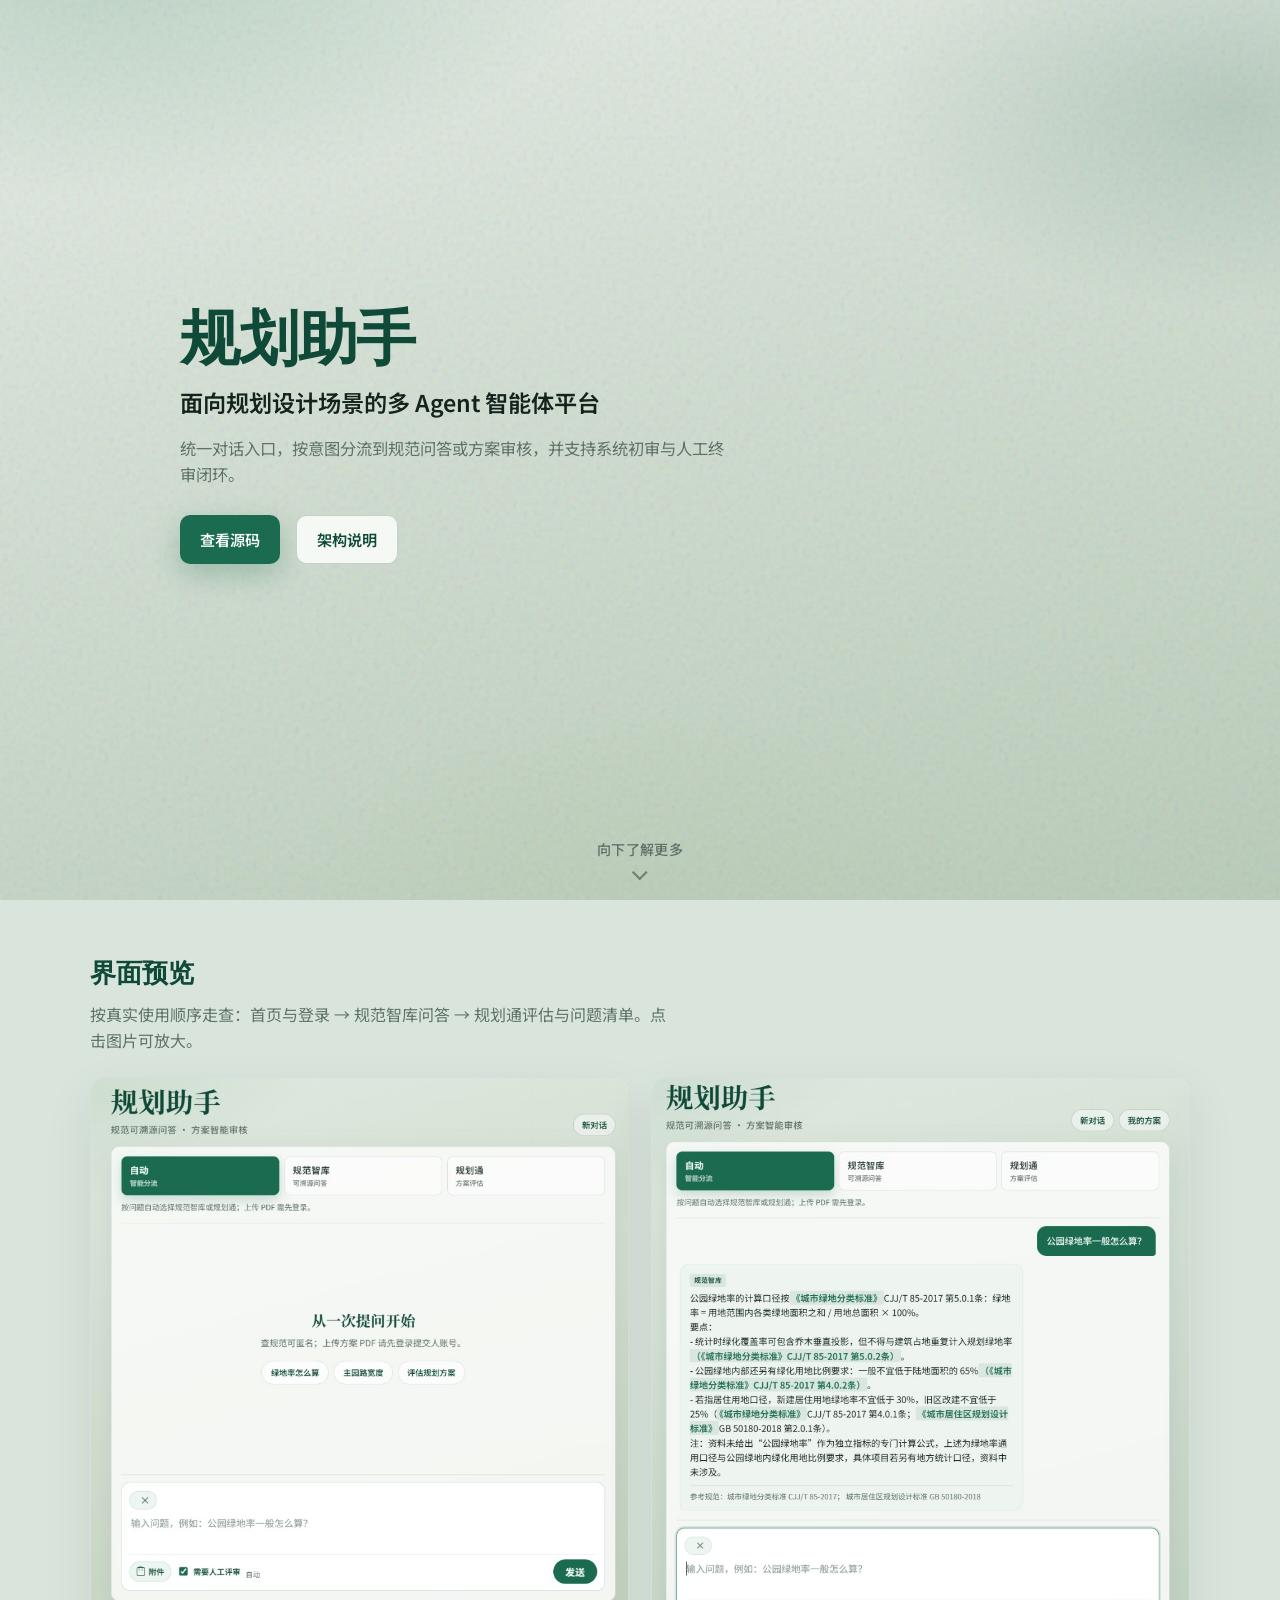
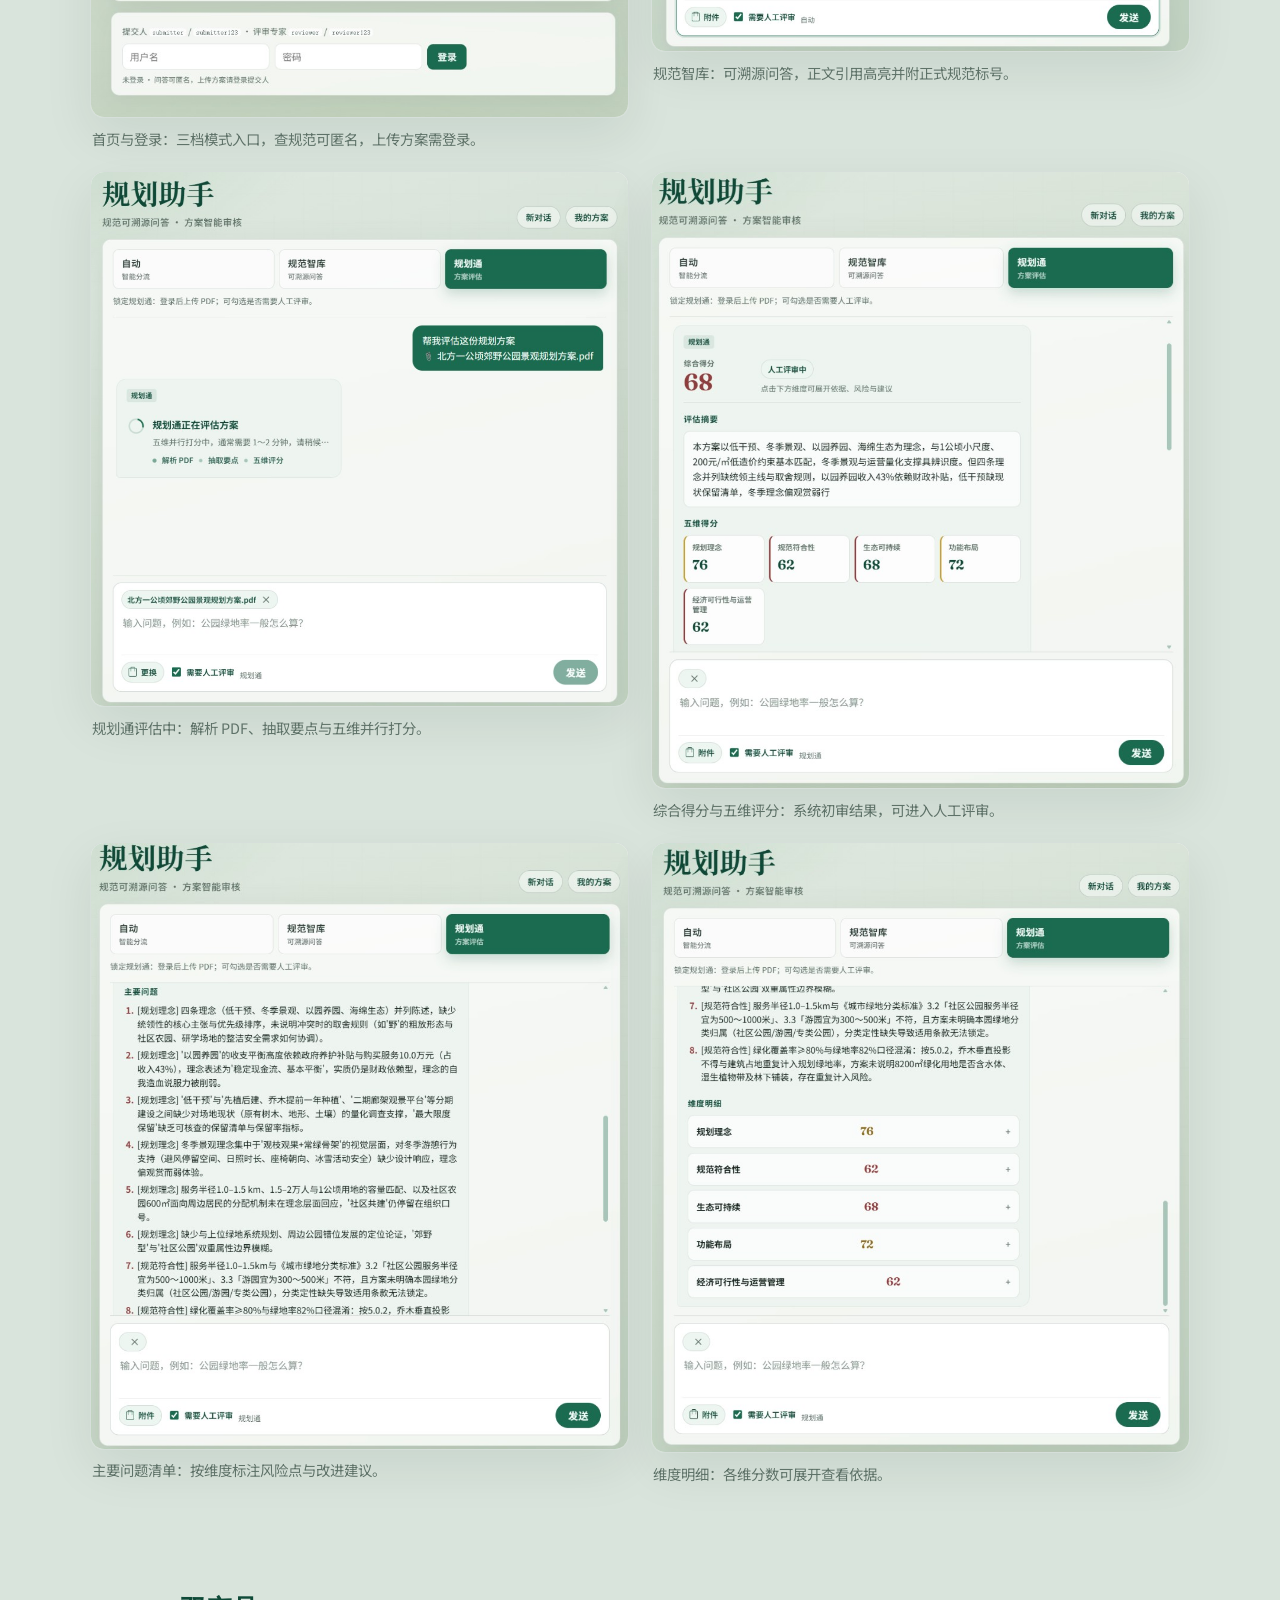
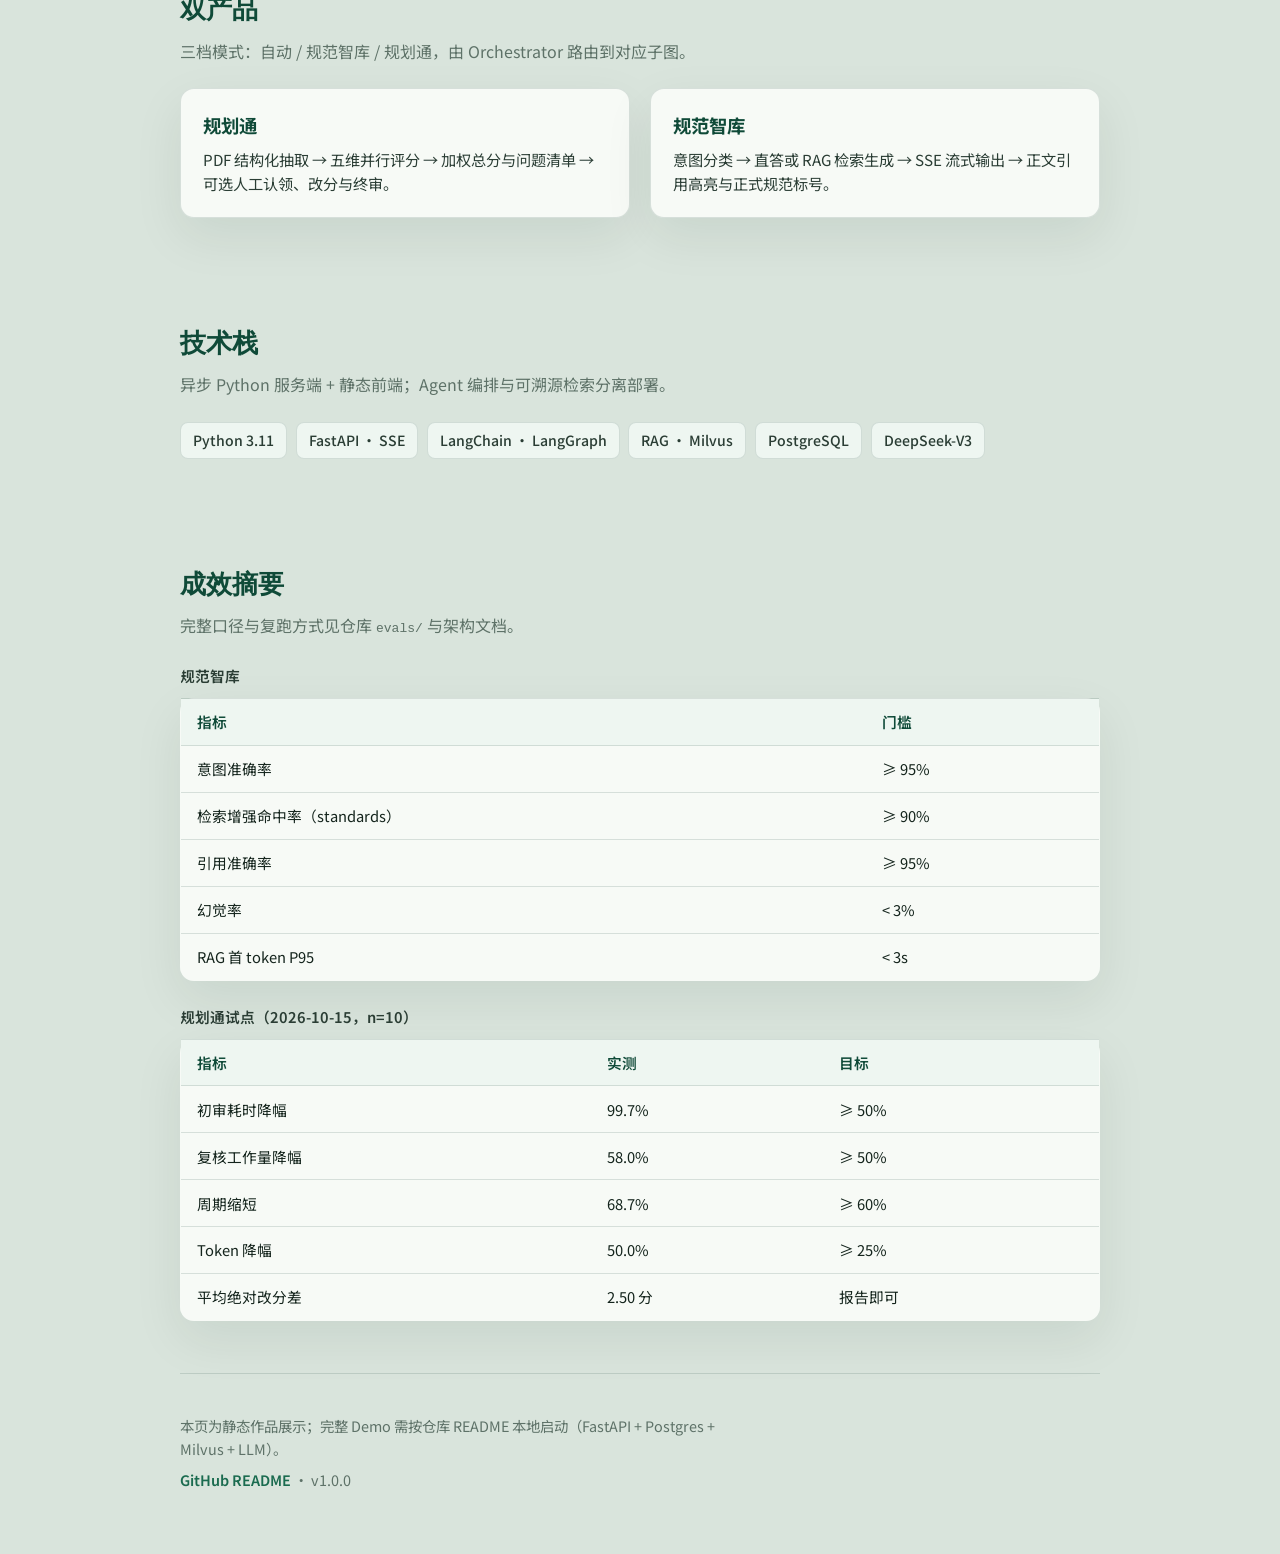
<file: docs/index.html>
<!DOCTYPE html>
<html lang="zh-CN">
<head>
  <meta charset="UTF-8" />
  <meta name="viewport" content="width=device-width, initial-scale=1" />
  <meta name="description" content="规划助手：多 Agent 规划审核与规范可溯源问答平台作品展示" />
  <title>规划助手 · 作品展示</title>
  <link rel="preconnect" href="https://fonts.googleapis.com" />
  <link rel="preconnect" href="https://fonts.gstatic.com" crossorigin />
  <link href="https://fonts.googleapis.com/css2?family=Fraunces:opsz,wght@9..144,500;9..144,650&family=Noto+Sans+SC:wght@400;500;600;700&display=swap" rel="stylesheet" />
  <link rel="stylesheet" href="site.css" />
</head>
<body>
  <div class="atmosphere" aria-hidden="true"></div>

  <header class="hero wrap">
    <h1 class="brand">规划助手</h1>
    <p class="headline">面向规划设计场景的多 Agent 智能体平台</p>
    <p class="lede">统一对话入口，按意图分流到规范问答或方案审核，并支持系统初审与人工终审闭环。</p>
    <div class="cta-row">
      <a class="btn btn-primary" href="https://github.com/Haha-go/landscape-planning-agent">查看源码</a>
      <a class="btn btn-ghost" href="https://github.com/Haha-go/landscape-planning-agent/blob/master/docs/ARCHITECTURE.md">架构说明</a>
    </div>
    <a class="scroll-hint" href="#preview-title">
      <span class="scroll-hint-label">向下了解更多</span>
      <span class="scroll-hint-chevron" aria-hidden="true"></span>
    </a>
  </header>

  <main>
    <section class="wrap wrap-wide" aria-labelledby="preview-title">
      <h2 id="preview-title" class="section-title">界面预览</h2>
      <p class="section-note">按真实使用顺序走查：首页与登录 → 规范智库问答 → 规划通评估与问题清单。点击图片可放大。</p>
      <div class="gallery">
        <figure class="shot">
          <button type="button" class="shot-btn" data-full="preview/home.png" aria-label="放大：首页与登录">
            <img src="preview/home.png" alt="规划助手首页：自动分流与登录入口" loading="lazy" width="1200" height="750" />
          </button>
          <figcaption>首页与登录：三档模式入口，查规范可匿名，上传方案需登录。</figcaption>
        </figure>
        <figure class="shot">
          <button type="button" class="shot-btn" data-full="preview/kb-answer.png" aria-label="放大：规范智库问答">
            <img src="preview/kb-answer.png" alt="规范智库：绿地率问答与条文引用" loading="lazy" width="1200" height="750" />
          </button>
          <figcaption>规范智库：可溯源问答，正文引用高亮并附正式规范标号。</figcaption>
        </figure>
        <figure class="shot">
          <button type="button" class="shot-btn" data-full="preview/plan-running.png" aria-label="放大：规划通评估进行中">
            <img src="preview/plan-running.png" alt="规划通：上传 PDF 后五维并行评分进行中" loading="lazy" width="1200" height="750" />
          </button>
          <figcaption>规划通评估中：解析 PDF、抽取要点与五维并行打分。</figcaption>
        </figure>
        <figure class="shot">
          <button type="button" class="shot-btn" data-full="preview/plan-score.png" aria-label="放大：综合得分与五维评分">
            <img src="preview/plan-score.png" alt="规划通：综合得分 68 与五维得分卡片" loading="lazy" width="1200" height="750" />
          </button>
          <figcaption>综合得分与五维评分：系统初审结果，可进入人工评审。</figcaption>
        </figure>
        <figure class="shot">
          <button type="button" class="shot-btn" data-full="preview/plan-issues.png" aria-label="放大：主要问题清单">
            <img src="preview/plan-issues.png" alt="规划通：主要问题清单，按维度标注" loading="lazy" width="1200" height="750" />
          </button>
          <figcaption>主要问题清单：按维度标注风险点与改进建议。</figcaption>
        </figure>
        <figure class="shot">
          <button type="button" class="shot-btn" data-full="preview/plan-dims.png" aria-label="放大：维度明细">
            <img src="preview/plan-dims.png" alt="规划通：五维得分明细可展开" loading="lazy" width="1200" height="750" />
          </button>
          <figcaption>维度明细：各维分数可展开查看依据。</figcaption>
        </figure>
      </div>
    </section>

    <section class="wrap" aria-labelledby="products-title">
      <h2 id="products-title" class="section-title">双产品</h2>
      <p class="section-note">三档模式：自动 / 规范智库 / 规划通，由 Orchestrator 路由到对应子图。</p>
      <div class="products">
        <article class="product">
          <h3>规划通</h3>
          <p>PDF 结构化抽取 → 五维并行评分 → 加权总分与问题清单 → 可选人工认领、改分与终审。</p>
        </article>
        <article class="product">
          <h3>规范智库</h3>
          <p>意图分类 → 直答或 RAG 检索生成 → SSE 流式输出 → 正文引用高亮与正式规范标号。</p>
        </article>
      </div>
    </section>

    <section class="wrap" aria-labelledby="stack-title">
      <h2 id="stack-title" class="section-title">技术栈</h2>
      <p class="section-note">异步 Python 服务端 + 静态前端；Agent 编排与可溯源检索分离部署。</p>
      <ul class="stack">
        <li>Python 3.11</li>
        <li>FastAPI · SSE</li>
        <li>LangChain · LangGraph</li>
        <li>RAG · Milvus</li>
        <li>PostgreSQL</li>
        <li>DeepSeek-V3</li>
      </ul>
    </section>

    <section class="wrap" aria-labelledby="metrics-title">
      <h2 id="metrics-title" class="section-title">成效摘要</h2>
      <p class="section-note">完整口径与复跑方式见仓库 <code>evals/</code> 与架构文档。</p>

      <table class="metrics">
        <caption>规范智库</caption>
        <thead>
          <tr><th>指标</th><th>门槛</th></tr>
        </thead>
        <tbody>
          <tr><td>意图准确率</td><td>≥ 95%</td></tr>
          <tr><td>检索增强命中率（standards）</td><td>≥ 90%</td></tr>
          <tr><td>引用准确率</td><td>≥ 95%</td></tr>
          <tr><td>幻觉率</td><td>&lt; 3%</td></tr>
          <tr><td>RAG 首 token P95</td><td>&lt; 3s</td></tr>
        </tbody>
      </table>

      <table class="metrics">
        <caption>规划通试点（2026-10-15，n=10）</caption>
        <thead>
          <tr><th>指标</th><th>实测</th><th>目标</th></tr>
        </thead>
        <tbody>
          <tr><td>初审耗时降幅</td><td>99.7%</td><td>≥ 50%</td></tr>
          <tr><td>复核工作量降幅</td><td>58.0%</td><td>≥ 50%</td></tr>
          <tr><td>周期缩短</td><td>68.7%</td><td>≥ 60%</td></tr>
          <tr><td>Token 降幅</td><td>50.0%</td><td>≥ 25%</td></tr>
          <tr><td>平均绝对改分差</td><td>2.50 分</td><td>报告即可</td></tr>
        </tbody>
      </table>
    </section>
  </main>

  <footer class="site-footer wrap">
    <p>本页为静态作品展示；完整 Demo 需按仓库 README 本地启动（FastAPI + Postgres + Milvus + LLM）。</p>
    <p>
      <a href="https://github.com/Haha-go/landscape-planning-agent#readme">GitHub README</a>
      · v1.0.0
    </p>
  </footer>

  <dialog class="lightbox" id="lightbox" aria-label="界面放大预览">
    <form method="dialog" class="lightbox-bar">
      <button type="submit" class="lightbox-close" aria-label="关闭">关闭</button>
    </form>
    <img id="lightbox-img" alt="" />
  </dialog>
  <script>
    (function () {
      var dlg = document.getElementById("lightbox");
      var img = document.getElementById("lightbox-img");
      if (!dlg || !img) return;
      document.querySelectorAll(".shot-btn").forEach(function (btn) {
        btn.addEventListener("click", function () {
          var src = btn.getAttribute("data-full");
          var thumb = btn.querySelector("img");
          img.src = src;
          img.alt = thumb ? thumb.alt : "";
          if (typeof dlg.showModal === "function") dlg.showModal();
          else dlg.setAttribute("open", "");
        });
      });
      dlg.addEventListener("click", function (e) {
        if (e.target === dlg) dlg.close();
      });
    })();
  </script>
</body>
</html>
</file>
<file: docs/site.css>
:root {
  --ink: #14241c;
  --ink-soft: #2a3d34;
  --muted: #5e7268;
  --accent: #1a6b4f;
  --accent-deep: #0f4a38;
  --accent-soft: #d8ebe2;
  --accent-mist: #eef6f1;
  --border: rgba(26, 68, 52, 0.14);
  --border-strong: rgba(26, 68, 52, 0.22);
  --panel: rgba(250, 252, 249, 0.9);
  --shadow: 0 18px 50px rgba(15, 40, 30, 0.08);
  --font: "Noto Sans SC", "PingFang SC", "Hiragino Sans GB", "Microsoft YaHei", sans-serif;
  --display: "Fraunces", "Noto Serif SC", "Songti SC", serif;
  --ease: cubic-bezier(0.22, 1, 0.36, 1);
  --max: 920px;
}

* { box-sizing: border-box; }

html { scroll-behavior: smooth; }

body {
  margin: 0;
  min-height: 100vh;
  font-family: var(--font);
  color: var(--ink);
  background: #d9e4dc;
  -webkit-font-smoothing: antialiased;
  line-height: 1.6;
}

.atmosphere {
  position: fixed;
  inset: 0;
  z-index: -1;
  background:
    radial-gradient(ellipse 70% 55% at 8% -10%, rgba(120, 170, 140, 0.45) 0%, transparent 58%),
    radial-gradient(ellipse 55% 45% at 96% 12%, rgba(70, 120, 100, 0.22) 0%, transparent 50%),
    radial-gradient(ellipse 50% 40% at 50% 100%, rgba(180, 200, 170, 0.35) 0%, transparent 55%),
    linear-gradient(165deg, #e4ece5 0%, #cfdccf 48%, #b8cbb8 100%);
  animation: atmosphereDrift 18s ease-in-out infinite alternate;
}

.atmosphere::after {
  content: "";
  position: absolute;
  inset: 0;
  opacity: 0.35;
  background-image: url("data:image/svg+xml,%3Csvg viewBox='0 0 200 200' xmlns='http://www.w3.org/2000/svg'%3E%3Cfilter id='n'%3E%3CfeTurbulence type='fractalNoise' baseFrequency='0.85' numOctaves='3' stitchTiles='stitch'/%3E%3C/filter%3E%3Crect width='100%25' height='100%25' filter='url(%23n)' opacity='0.45'/%3E%3C/svg%3E");
  pointer-events: none;
}

@keyframes atmosphereDrift {
  from { filter: hue-rotate(0deg) saturate(1); }
  to { filter: hue-rotate(8deg) saturate(1.05); }
}

.wrap {
  width: min(100% - 2.5rem, var(--max));
  margin-inline: auto;
}

.wrap-wide {
  width: min(100% - 2.5rem, 1100px);
}

/* —— Hero —— */
.hero {
  position: relative;
  min-height: 100vh;
  min-height: 100dvh;
  display: flex;
  flex-direction: column;
  justify-content: center;
  padding: 3.5rem 0 5.5rem;
  animation: riseIn 0.9s var(--ease) both;
}

@keyframes riseIn {
  from { opacity: 0; transform: translateY(18px); }
  to { opacity: 1; transform: translateY(0); }
}

.brand {
  margin: 0 0 0.85rem;
  font-family: var(--display);
  font-size: clamp(2.6rem, 7vw, 3.75rem);
  font-weight: 650;
  letter-spacing: -0.02em;
  color: var(--accent-deep);
  line-height: 1.1;
}

.headline {
  margin: 0 0 0.85rem;
  font-size: clamp(1.15rem, 2.8vw, 1.45rem);
  font-weight: 600;
  color: var(--ink);
  max-width: 28em;
}

.lede {
  margin: 0 0 1.75rem;
  color: var(--muted);
  font-size: 1.02rem;
  max-width: 34em;
}

.cta-row {
  display: flex;
  flex-wrap: wrap;
  gap: 0.75rem 1rem;
}

.btn {
  display: inline-flex;
  align-items: center;
  justify-content: center;
  padding: 0.7rem 1.25rem;
  border-radius: 10px;
  font: inherit;
  font-weight: 600;
  font-size: 0.95rem;
  text-decoration: none;
  transition: transform 0.25s var(--ease), background 0.25s var(--ease), box-shadow 0.25s var(--ease);
}

.btn:hover { transform: translateY(-1px); }

.btn-primary {
  background: var(--accent);
  color: #f7fbf8;
  box-shadow: 0 10px 28px rgba(26, 107, 79, 0.28);
}

.btn-primary:hover { background: var(--accent-deep); }

.btn-ghost {
  background: var(--panel);
  color: var(--accent-deep);
  border: 1px solid var(--border-strong);
}

.btn-ghost:hover { background: #fff; }

.scroll-hint {
  position: absolute;
  left: 50%;
  bottom: 1.35rem;
  transform: translateX(-50%);
  display: inline-flex;
  flex-direction: column;
  align-items: center;
  gap: 0.45rem;
  color: var(--muted);
  text-decoration: none;
  font-size: 0.88rem;
  font-weight: 500;
  letter-spacing: 0.02em;
  transition: color 0.25s var(--ease);
  animation: hintFloat 2.2s ease-in-out infinite;
}

.scroll-hint:hover {
  color: var(--accent-deep);
  animation-play-state: paused;
}

.scroll-hint-chevron {
  width: 0.7rem;
  height: 0.7rem;
  border-right: 2px solid currentColor;
  border-bottom: 2px solid currentColor;
  transform: rotate(45deg);
  opacity: 0.85;
}

@keyframes hintFloat {
  0%, 100% { transform: translateX(-50%) translateY(0); opacity: 0.75; }
  50% { transform: translateX(-50%) translateY(6px); opacity: 1; }
}

/* —— Sections —— */
section {
  padding: 3.25rem 0;
  animation: riseIn 0.85s var(--ease) both;
}

section:nth-of-type(2) { animation-delay: 0.08s; }
section:nth-of-type(3) { animation-delay: 0.12s; }
section:nth-of-type(4) { animation-delay: 0.16s; }
section:nth-of-type(5) { animation-delay: 0.2s; }

/* —— UI gallery —— */
.gallery {
  display: grid;
  gap: 1.35rem;
}

@media (min-width: 720px) {
  .gallery { grid-template-columns: 1fr 1fr; }
}

.shot {
  margin: 0;
  display: flex;
  flex-direction: column;
  gap: 0.65rem;
}

.shot-btn {
  display: block;
  padding: 0;
  margin: 0;
  border: 1px solid var(--border);
  border-radius: 14px;
  overflow: hidden;
  background: var(--panel);
  box-shadow: var(--shadow);
  cursor: zoom-in;
  transition: border-color 0.3s var(--ease), transform 0.3s var(--ease), box-shadow 0.3s var(--ease);
}

.shot-btn:hover,
.shot-btn:focus-visible {
  border-color: var(--border-strong);
  transform: translateY(-2px);
  box-shadow: 0 22px 48px rgba(15, 40, 30, 0.12);
  outline: none;
}

.shot-btn:focus-visible {
  outline: 2px solid var(--accent);
  outline-offset: 3px;
}

.shot-btn img {
  display: block;
  width: 100%;
  height: auto;
  vertical-align: middle;
}

.shot figcaption {
  margin: 0 0.15rem;
  font-size: 0.9rem;
  color: var(--muted);
  line-height: 1.45;
}

.lightbox {
  padding: 0;
  border: none;
  border-radius: 16px;
  max-width: min(96vw, 1120px);
  max-height: 92vh;
  background: #0f1f18;
  box-shadow: 0 28px 80px rgba(0, 0, 0, 0.45);
}

.lightbox::backdrop {
  background: rgba(10, 28, 20, 0.72);
  backdrop-filter: blur(4px);
}

.lightbox-bar {
  display: flex;
  justify-content: flex-end;
  padding: 0.55rem 0.65rem 0;
  margin: 0;
}

.lightbox-close {
  appearance: none;
  border: 1px solid rgba(255, 255, 255, 0.22);
  background: rgba(255, 255, 255, 0.1);
  color: #e8f2ec;
  font: inherit;
  font-size: 0.85rem;
  font-weight: 600;
  padding: 0.35rem 0.75rem;
  border-radius: 8px;
  cursor: pointer;
}

.lightbox-close:hover {
  background: rgba(255, 255, 255, 0.18);
}

.lightbox img {
  display: block;
  width: 100%;
  height: auto;
  max-height: calc(92vh - 2.5rem);
  object-fit: contain;
  padding: 0.35rem 0.65rem 0.75rem;
}

.section-title {
  margin: 0 0 0.5rem;
  font-family: var(--display);
  font-size: 1.65rem;
  font-weight: 650;
  color: var(--accent-deep);
}

.section-note {
  margin: 0 0 1.5rem;
  color: var(--muted);
  max-width: 36em;
}

.products {
  display: grid;
  gap: 1.25rem;
}

@media (min-width: 680px) {
  .products { grid-template-columns: 1fr 1fr; }
}

.product {
  padding: 1.35rem 1.4rem;
  background: var(--panel);
  border: 1px solid var(--border);
  border-radius: 14px;
  box-shadow: var(--shadow);
  transition: border-color 0.3s var(--ease), transform 0.3s var(--ease);
}

.product:hover {
  border-color: var(--border-strong);
  transform: translateY(-2px);
}

.product h3 {
  margin: 0 0 0.4rem;
  font-size: 1.15rem;
  color: var(--accent-deep);
}

.product p {
  margin: 0;
  color: var(--ink-soft);
  font-size: 0.95rem;
}

.stack {
  display: flex;
  flex-wrap: wrap;
  gap: 0.55rem;
  margin: 0;
  padding: 0;
  list-style: none;
}

.stack li {
  padding: 0.4rem 0.75rem;
  background: var(--accent-mist);
  border: 1px solid var(--border);
  border-radius: 8px;
  font-size: 0.88rem;
  font-weight: 500;
  color: var(--ink-soft);
}

.metrics {
  width: 100%;
  border-collapse: collapse;
  font-size: 0.92rem;
  background: var(--panel);
  border: 1px solid var(--border);
  border-radius: 14px;
  overflow: hidden;
  box-shadow: var(--shadow);
}

.metrics caption {
  caption-side: top;
  text-align: left;
  padding: 0 0 0.65rem;
  font-weight: 600;
  color: var(--ink-soft);
}

.metrics th,
.metrics td {
  padding: 0.7rem 1rem;
  text-align: left;
  border-bottom: 1px solid var(--border);
}

.metrics th {
  background: var(--accent-mist);
  font-weight: 600;
  color: var(--accent-deep);
}

.metrics tr:last-child td { border-bottom: none; }

.metrics + .metrics { margin-top: 1.5rem; }

.site-footer {
  padding: 2.5rem 0 3.5rem;
  border-top: 1px solid var(--border);
  color: var(--muted);
  font-size: 0.9rem;
}

.site-footer p { margin: 0 0 0.5rem; max-width: 40em; }

.site-footer a {
  color: var(--accent);
  font-weight: 600;
  text-decoration: none;
}

.site-footer a:hover { text-decoration: underline; }
</file>
